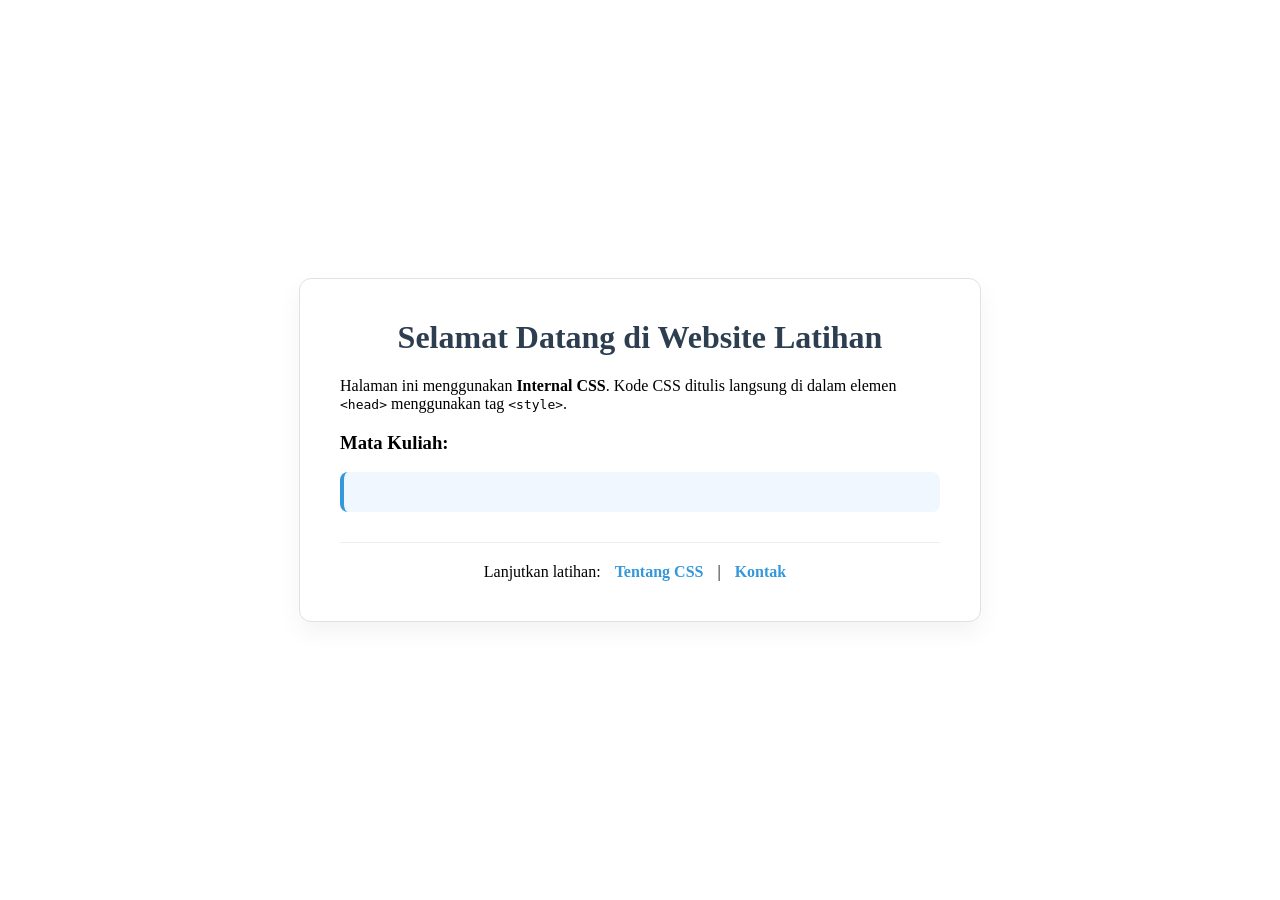
<file: Praktikum Web-Desain-Modul-2-3/index.html>
<!DOCTYPE html>
<html lang="id">
<head>
    <meta charset="UTF-8">
    <title>Latihan Dasar - Modul 2 & 3</title>
    <link rel="preconnect" href="https://fonts.googleapis.com">
    <link rel="preconnect" href="https://fonts.gstatic.com" crossorigin>
    <link href="https://fonts.googleapis.com/css2?family=Inter:wght@400;600;700&display=swap" rel="stylesheet">

    <!-- BAGIAN INTERNAL STYLE SHEET -->
    <style>
        :root {
            --primary-color: #3498db;
            --secondary-color: #2c3e50;
            --bg-color: #f8f9fa;
        }

        /* TODO 2: Lengkapi properti CSS agar background halaman berwarna #f4f4f4 dan font menggunakan 'Inter' atau Arial */
        body {
            /* property: value; */
            margin: 0;
            display: flex;
            align-items: center;
            justify-content: center;
            min-height: 100vh;
        }

        /* TODO 3: Perbaiki selector di bawah ini. Berdasarkan Modul 3.3.4, class harus diawali dengan titik (.) */
        .container {
            width: 90%;
            max-width: 600px;
            padding: 40px;
            background-color: white;
            border-radius: 12px;
            box-shadow: 0 10px 25px rgba(0,0,0,0.05);
            border: 1px solid #dee2e6;
        }

        h1 { 
            color: var(--secondary-color); 
            text-align: center; 
            margin-top: 0;
            font-weight: 700;
        }

        /* TODO 4: Tambahkan aturan agar semua tag <p> memiliki ukuran font 16px dan jarak antar baris (line-height) 1.6 */
        p {
            /* property: value; */
        }

        ul {
            background: #f1f7ff;
            padding: 20px 40px;
            border-radius: 8px;
            border-left: 4px solid var(--primary-color);
        }

        nav {
            margin-top: 30px;
            text-align: center;
            border-top: 1px solid #eee;
            padding-top: 20px;
        }

        nav a {
            color: var(--primary-color);
            text-decoration: none;
            font-weight: 600;
            margin: 0 10px;
        }
    </style>
</head>
    <main class="container">
        <!-- TODO 5: Lengkapi tag heading untuk judul utama (Gunakan <h1> sesuai Modul) -->
        <h1 >Selamat Datang di Website Latihan</h1>

        <p>Halaman ini menggunakan <strong>Internal CSS</strong>. Kode CSS ditulis langsung di dalam elemen <code>&lt;head&gt;</code> menggunakan tag <code>&lt;style&gt;</code>.</p>

        <h3>Mata Kuliah:</h3>
        <!-- TODO 6: Buat Unordered List berisi 3 mata kuliah: Matematika, Fisika Dasar, Informatika -->
        <ul>
            <!-- Lengkapi dengan tag <li> -->
        </ul>

        <nav>
            Lanjutkan latihan: 
            <a href="about.html">Tentang CSS</a> | 
            <a href="contact.html">Kontak</a>
        </nav>
    </main>
</html>
</file>
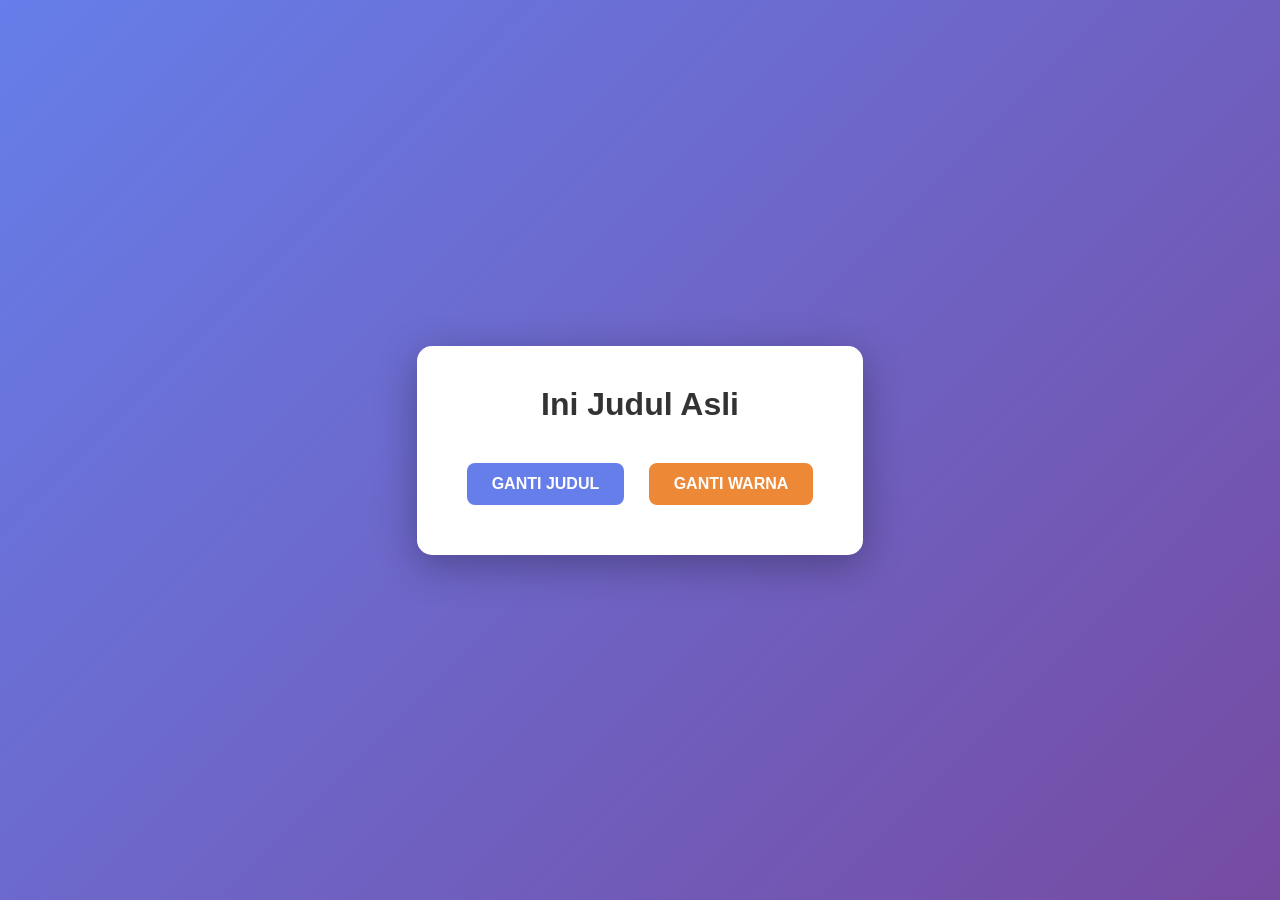
<file: Praktikum Web-Desain-Modul 4/Praktikum/index.html>
<html>
<head>
    <title>Praktikum</title>
    <link rel="stylesheet" href="style.css">
</head>
<body>
    <div class="container">
        <h1 id="judul">Ini Judul Asli</h1>
        
        <button id="tombolGanti" class="btn-primary">Ganti Judul</button>
        <button id="tombolGantiWarna" class="btn-warning">Ganti Warna</button>
    </div>

    <script src="script.js"></script>
</body>
</html>
</file>
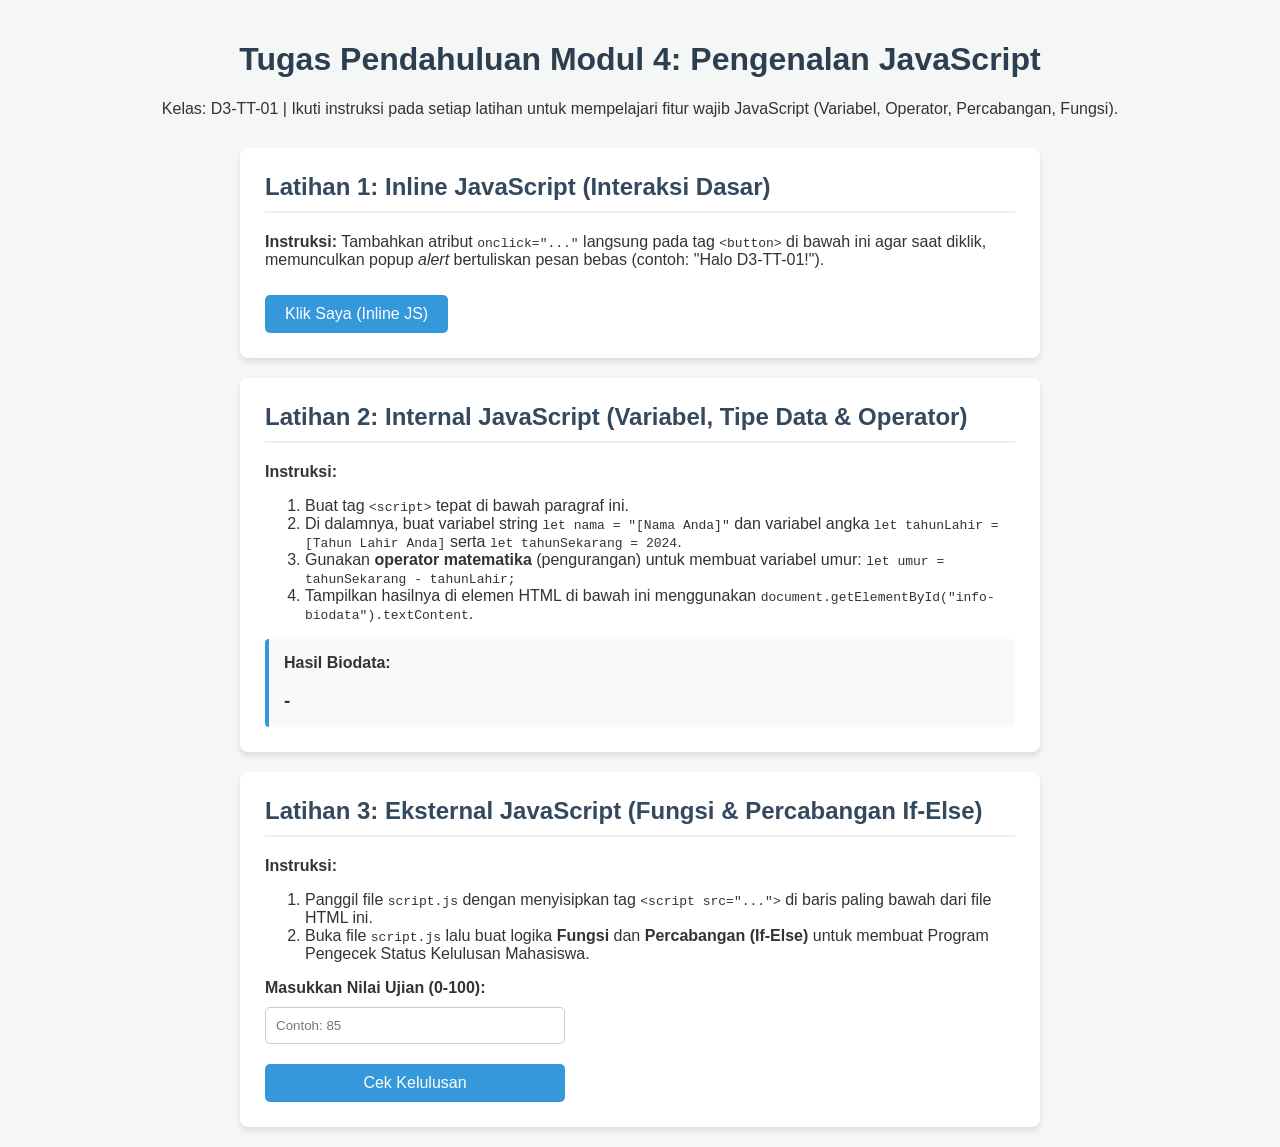
<file: Praktikum Web-Desain-Modul 4/TP-Modul-4/index.html>
<!DOCTYPE html>
<html lang="id">
<head>
    <meta charset="UTF-8">
    <meta name="viewport" content="width=device-width, initial-scale=1.0">
    <title>Tugas Pendahuluan Modul 4 - D3-TT-01</title>
    <link rel="stylesheet" href="style.css">
</head>
<body>
    <header>
        <h1>Tugas Pendahuluan Modul 4: Pengenalan JavaScript</h1>
        <p>Kelas: D3-TT-01 | Ikuti instruksi pada setiap latihan untuk mempelajari fitur wajib JavaScript (Variabel, Operator, Percabangan, Fungsi).</p>
    </header>

    <main>
        <!-- LATIHAN 1: INLINE JAVASCRIPT -->
        <section class="card" id="latihan-1">
            <h2>Latihan 1: Inline JavaScript (Interaksi Dasar)</h2>
            <p><strong>Instruksi:</strong> Tambahkan atribut <code>onclick="..."</code> langsung pada tag <code>&lt;button&gt;</code> di bawah ini agar saat diklik, memunculkan popup <i>alert</i> bertuliskan pesan bebas (contoh: "Halo D3-TT-01!").</p>
            
            <!-- TODO LATIHAN 1: Sisipkan atribut onclick di dalam tag button berikut -->
            <button id="btn-inline">Klik Saya (Inline JS)</button>
        </section>

        <!-- LATIHAN 2: INTERNAL JAVASCRIPT -->
        <section class="card" id="latihan-2">
            <h2>Latihan 2: Internal JavaScript (Variabel, Tipe Data & Operator)</h2>
            <p><strong>Instruksi:</strong></p>
            <ol>
                <li>Buat tag <code>&lt;script&gt;</code> tepat di bawah paragraf ini.</li>
                <li>Di dalamnya, buat variabel string <code>let nama = "[Nama Anda]"</code> dan variabel angka <code>let tahunLahir = [Tahun Lahir Anda]</code> serta <code>let tahunSekarang = 2024</code>.</li>
                <li>Gunakan <strong>operator matematika</strong> (pengurangan) untuk membuat variabel umur: <code>let umur = tahunSekarang - tahunLahir;</code></li>
                <li>Tampilkan hasilnya di elemen HTML di bawah ini menggunakan <code>document.getElementById("info-biodata").textContent</code>.</li>
            </ol>
            
            <div style="background-color: #f8f9fa; padding: 15px; border-left: 4px solid #3498db; border-radius: 4px;">
                <strong>Hasil Biodata:</strong>
                <!-- Hasil dari tulisan JS akan digantikan pada H3 di bawah ini -->
                <h3 id="info-biodata" style="margin-bottom: 0;">-</h3>
            </div>

            <!-- TODO LATIHAN 2: Buat tag <script> di bawah baris ini untuk menulis Internal JS -->
            
        </section>

        <!-- LATIHAN 3: EKSTERNAL JAVASCRIPT -->
        <section class="card" id="latihan-3">
            <h2>Latihan 3: Eksternal JavaScript (Fungsi & Percabangan If-Else)</h2>
            <p><strong>Instruksi:</strong></p>
            <ol>
                <li>Panggil file <code>script.js</code> dengan menyisipkan tag <code>&lt;script src="..."&gt;</code> di baris paling bawah dari file HTML ini.</li>
                <li>Buka file <code>script.js</code> lalu buat logika <strong>Fungsi</strong> dan <strong>Percabangan (If-Else)</strong> untuk membuat Program Pengecek Status Kelulusan Mahasiswa.</li>
            </ol>
            
            <div style="margin-top: 15px; display: flex; flex-direction: column; max-width: 300px; gap: 10px;">
                <label for="input-nilai"><strong>Masukkan Nilai Ujian (0-100):</strong></label>
                <input type="number" id="input-nilai" placeholder="Contoh: 85" style="padding: 10px; border-radius: 5px; border: 1px solid #ccc;">
                <button id="btn-cek">Cek Kelulusan</button>
            </div>
            
            <div id="kotak-hasil" class="hidden" style="margin-top: 15px; padding: 15px; color: white; border-radius: 5px; font-weight: bold; text-align: center;">
                Status: <span id="output-hasil" style="font-size: 1.2rem;">-</span>
            </div>
        </section>
    </main>

    <!-- TODO LATIHAN 3.1: Panggil file script.js menggunakan Eksternal JS (tag script src) di baris bawah ini -->
    
</body>
</html>
</file>
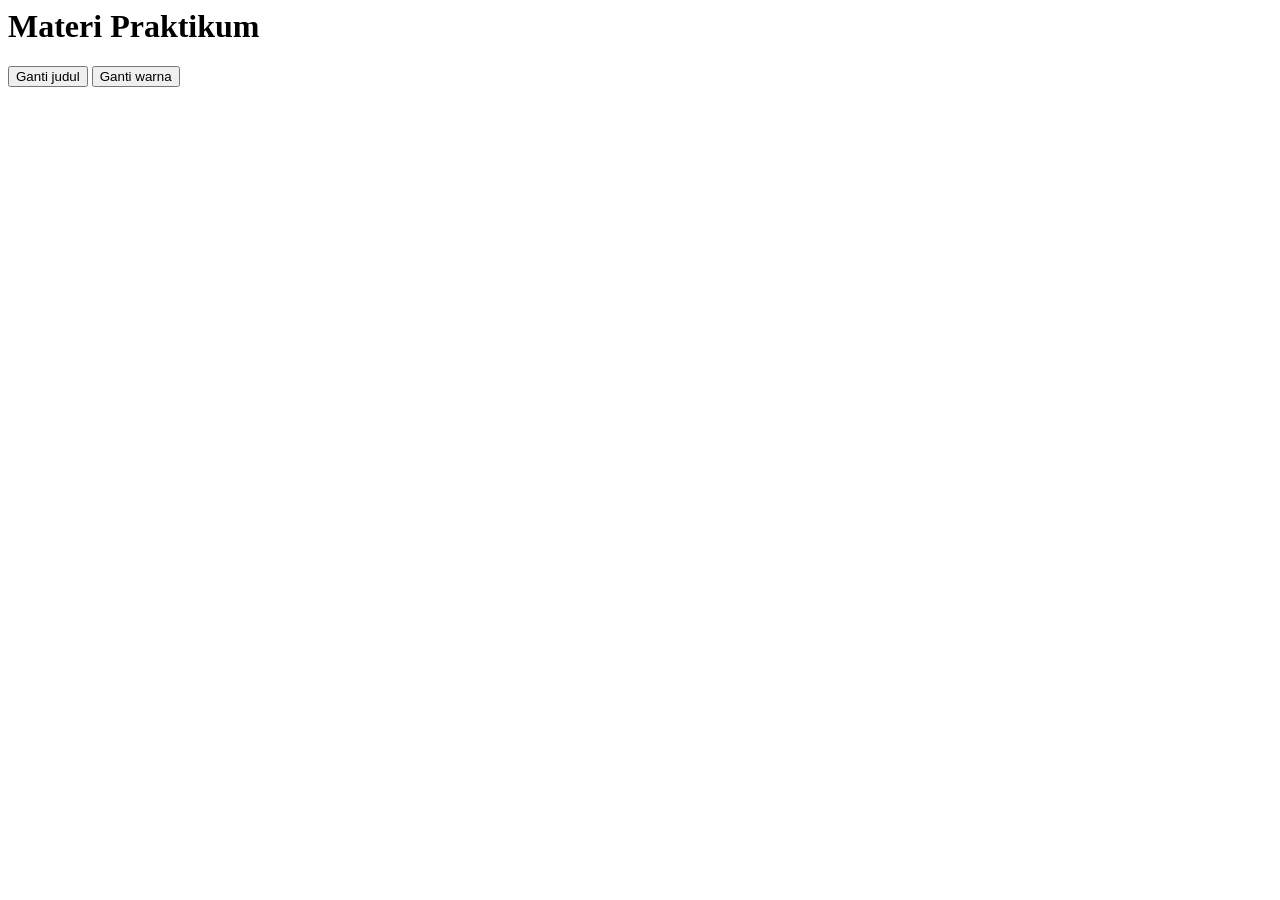
<file: Praktikum Web-Desain-Modul 4/Praktikum/materi praktikum/index.html>
<html>
<head>
    <title>Document</title>
</head>
<body>
    <h1 id="judul">Materi Praktikum</h1>

    <button id="tombolGanti">Ganti judul</button>
    <button id="tombolGantiwarna">Ganti warna</button>
</body>
</html>
</file>
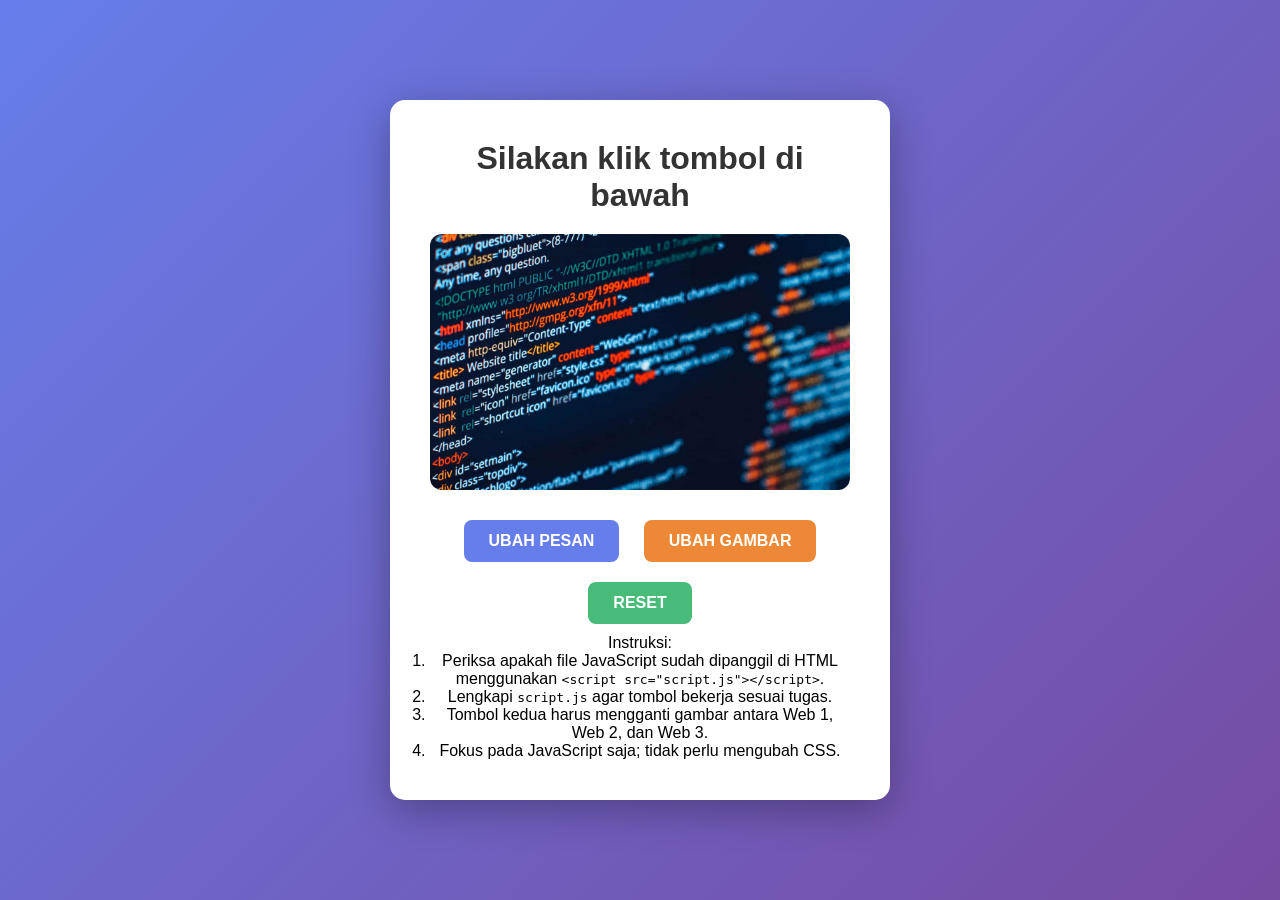
<file: Praktikum Web-Desain-Modul 4/Praktikum/Soal Praktikum/Soal Praktikum opsi 1 (gambar)/index.html>
<html>
<head>
    <title>Soal Praktikum JS</title>
    <link rel="stylesheet" href="style.css">
</head>
<body>
    <div class="container">
        <h1 id="pesan">Silakan klik tombol di bawah</h1>
        <img id="gambar" src="web1.jpg" alt="Gambar Web 1" />

        <button id="tombolUbahPesan" class="btn-primary">Ubah Pesan</button>
        <button id="tombolUbahGambar" class="btn-warning">Ubah Gambar</button>
        <button id="tombolReset" class="btn-success">Reset</button>

        <div class="instructions">
            <p>Instruksi:</p>
            <ol>
                <li>Periksa apakah file JavaScript sudah dipanggil di HTML menggunakan <code>&lt;script src="script.js"&gt;&lt;/script&gt;</code>.</li>
                <li>Lengkapi <code>script.js</code> agar tombol bekerja sesuai tugas.</li>
                <li>Tombol kedua harus mengganti gambar antara Web 1, Web 2, dan Web 3.</li>
                <li>Fokus pada JavaScript saja; tidak perlu mengubah CSS.</li>
            </ol>
        </div>
    </div>

    <!-- panggil file JavaScript di sini -->
    <script ___></script> 
</body>
</html>
</file>
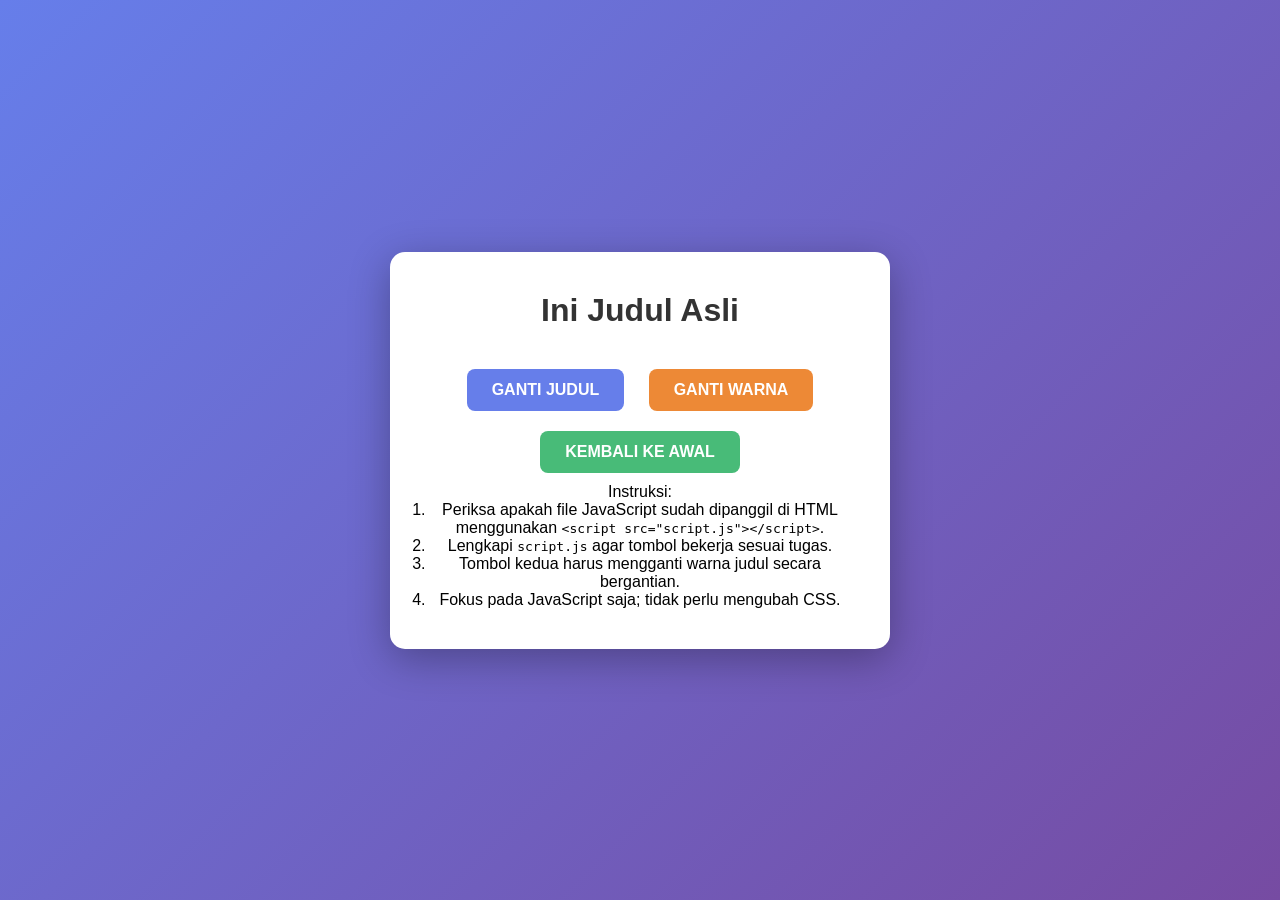
<file: Praktikum Web-Desain-Modul 4/Praktikum/Soal Praktikum/Soal Praktikum opsi 2 (warna)/index.html>
<html>
<head>
    <title>Soal Praktikum JS</title>
    <link rel="stylesheet" href="style.css">
</head>
<body>
    <div class="container">
        <h1 id="judul">Ini Judul Asli</h1>
        
        <button id="tombolGanti" class="btn-primary">Ganti Judul</button>
        <button id="tombolGantiWarna" class="btn-warning">Ganti Warna</button>
        <button id="tombolKembali" class="btn-success">Kembali ke awal</button>

        <div class="instructions">
            <p>Instruksi:</p>
            <ol>
                <li>Periksa apakah file JavaScript sudah dipanggil di HTML menggunakan <code>&lt;script src="script.js"&gt;&lt;/script&gt;</code>.</li>
                <li>Lengkapi <code>script.js</code> agar tombol bekerja sesuai tugas.</li>
                <li>Tombol kedua harus mengganti warna judul secara bergantian.</li>
                <li>Fokus pada JavaScript saja; tidak perlu mengubah CSS.</li>
            </ol>
        </div>
    </div>

    <!-- panggil file JavaScript di sini -->
    <script ___></script> 
</body>
</html>
</file>
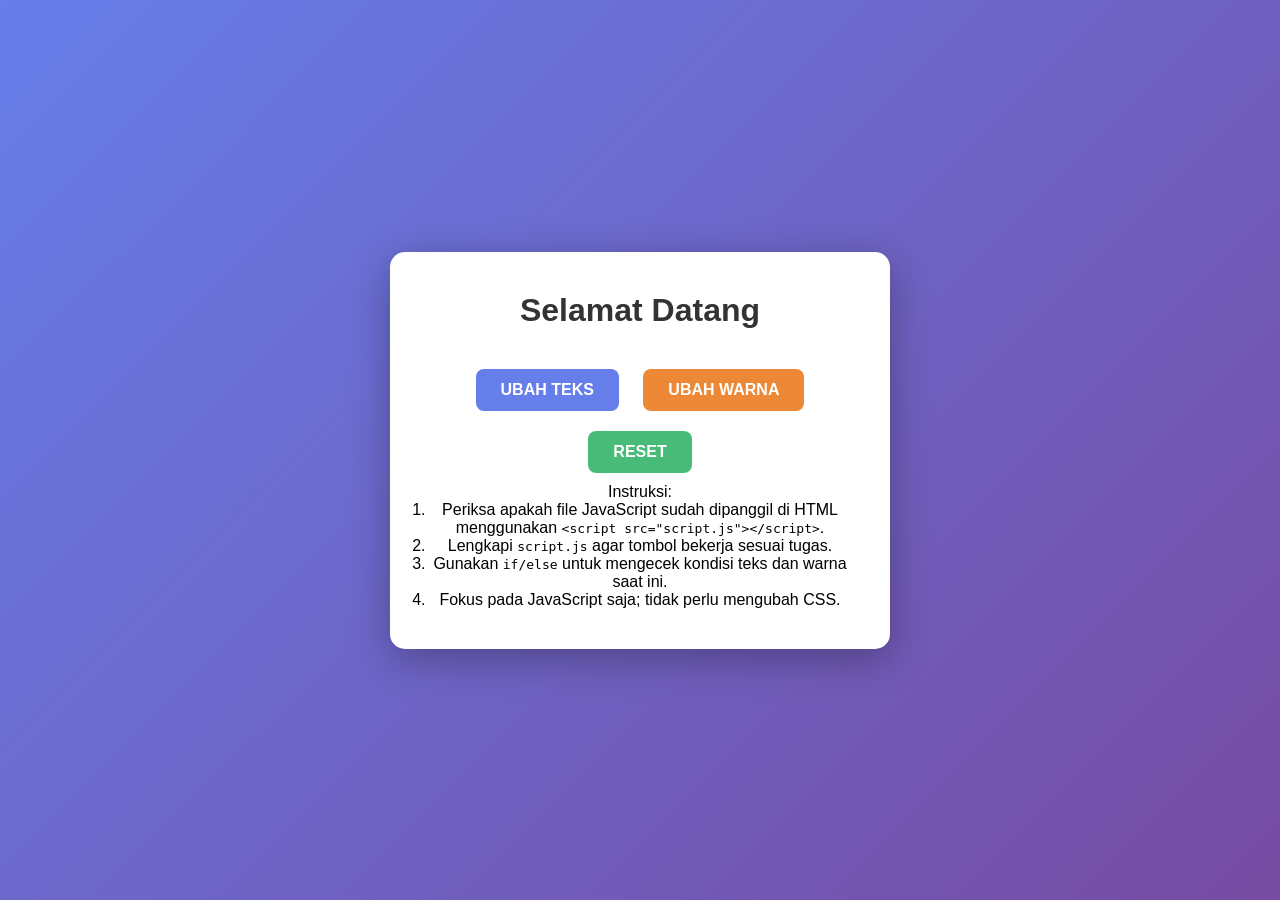
<file: Praktikum Web-Desain-Modul 4/Praktikum/Soal Praktikum/Soal Praktikum opsi 3 (ukuran teks)/index.html>
<html>
<head>
    <title>Soal Praktikum JS</title>
    <link rel="stylesheet" href="style.css">
</head>
<body>
    <div class="container">
        <h1 id="judul">Selamat Datang</h1>

        <button id="tombolUbahTeks" class="btn-primary">Ubah Teks</button>
        <button id="tombolUbahWarna" class="btn-warning">Ubah Warna</button>
        <button id="tombolReset" class="btn-success">Reset</button>

        <div class="instructions">
            <p>Instruksi:</p>
            <ol>
                <li>Periksa apakah file JavaScript sudah dipanggil di HTML menggunakan <code>&lt;script src="script.js"&gt;&lt;/script&gt;</code>.</li>
                <li>Lengkapi <code>script.js</code> agar tombol bekerja sesuai tugas.</li>
                <li>Gunakan <code>if/else</code> untuk mengecek kondisi teks dan warna saat ini.</li>
                <li>Fokus pada JavaScript saja; tidak perlu mengubah CSS.</li>
            </ol>
        </div>
    </div>

    <!-- panggil file JavaScript di sini -->
    <script ___></script> 
</body>
</html>
</file>
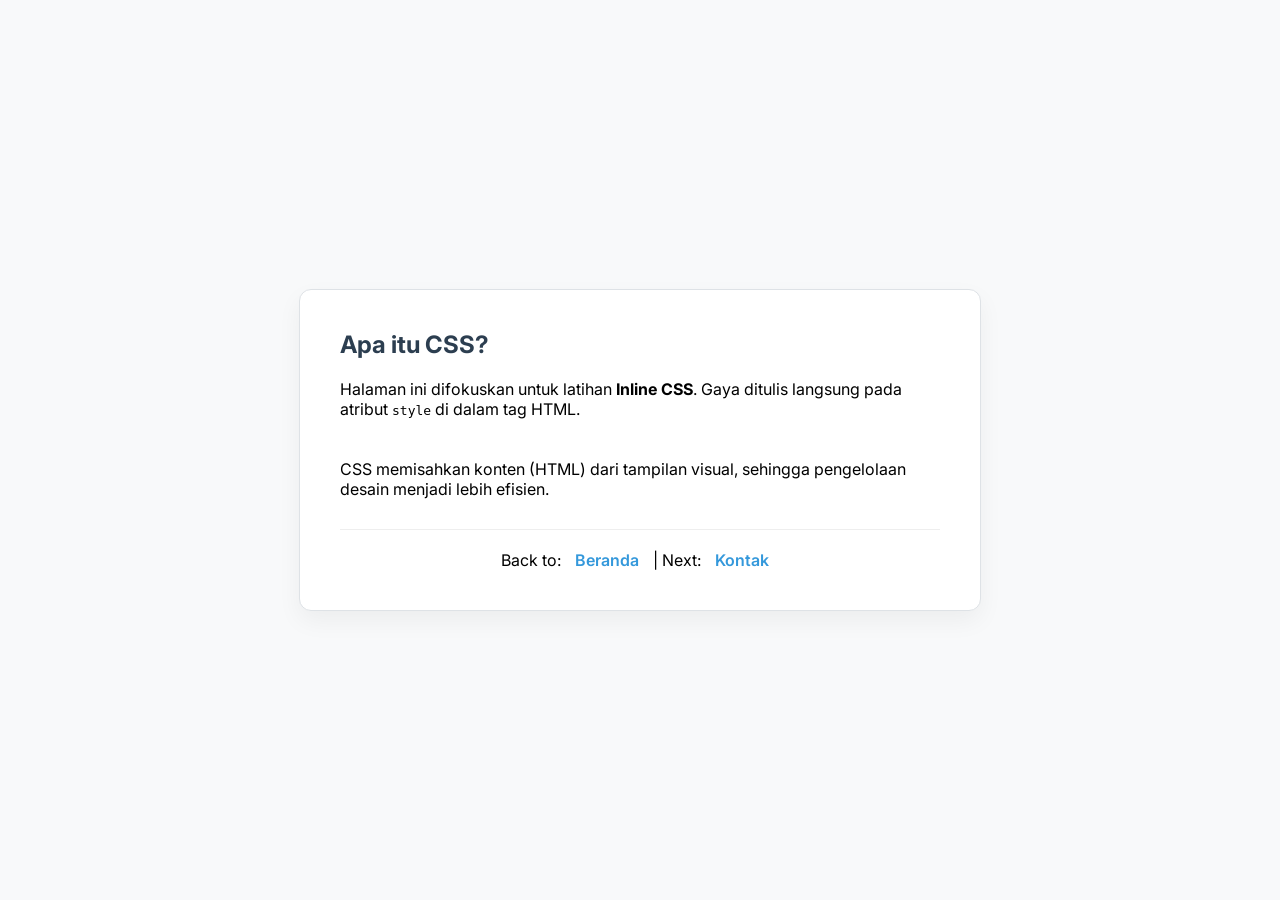
<file: Praktikum Web-Desain-Modul-2-3/about.html>
<!DOCTYPE html>
<html lang="id">
<head>
    <meta charset="UTF-8">
    <title>Tentang Kami - Latihan Inline CSS</title>
    <link rel="preconnect" href="https://fonts.googleapis.com">
    <link rel="preconnect" href="https://fonts.gstatic.com" crossorigin>
    <link href="https://fonts.googleapis.com/css2?family=Inter:wght@400;600;700&display=swap" rel="stylesheet">
    <style>
        body {
            font-family: 'Inter', sans-serif;
            background-color: #f8f9fa;
            margin: 0;
            display: flex;
            align-items: center;
            justify-content: center;
            min-height: 100vh;
        }
        .container {
            width: 90%;
            max-width: 600px;
            padding: 40px;
            background-color: white;
            border-radius: 12px;
            box-shadow: 0 10px 25px rgba(0,0,0,0.05);
            border: 1px solid #dee2e6;
        }
        h2 { color: #2c3e50; margin-top: 0; }
        img { 
            display: block; 
            margin: 20px auto; 
            border-radius: 8px;
            max-width: 100%;
        }
        .nav {
            margin-top: 30px;
            text-align: center;
            border-top: 1px solid #eee;
            padding-top: 20px;
        }
        .nav a {
            color: #3498db;
            text-decoration: none;
            font-weight: 600;
            margin: 0 10px;
        }
    </style>
</head>
<body>
    <main class="container">
        <!-- TODO 1: Tambahkan inline style pada div agar memiliki padding: 20px dan background-color: #e8f4f8 -->
        <div __="">
            <h2>Apa itu CSS?</h2>
            <p>Halaman ini difokuskan untuk latihan <strong>Inline CSS</strong>. Gaya ditulis langsung pada atribut <code>style</code> di dalam tag HTML.</p>

            <!-- TODO 2: Lengkapi atribut src dan alt pada tag <img> (Modul 2.3.8). Gunakan URL: https://via.placeholder.com/300x150 -->
            <img __="__" __="Gambar Ilustrasi CSS">

            <!-- TODO 3: Tambahkan inline style pada paragraf di bawah agar teks berwarna navy dan rata tengah (text-align: center) -->
            <p __="">
                CSS memisahkan konten (HTML) dari tampilan visual, sehingga pengelolaan desain menjadi lebih efisien.
            </p>

            <nav class="nav">
                Back to: <a href="index.html">Beranda</a> | 
                Next: <a href="contact.html">Kontak</a>
            </nav>
        </div>
    </main>
</body>
</html>
</file>
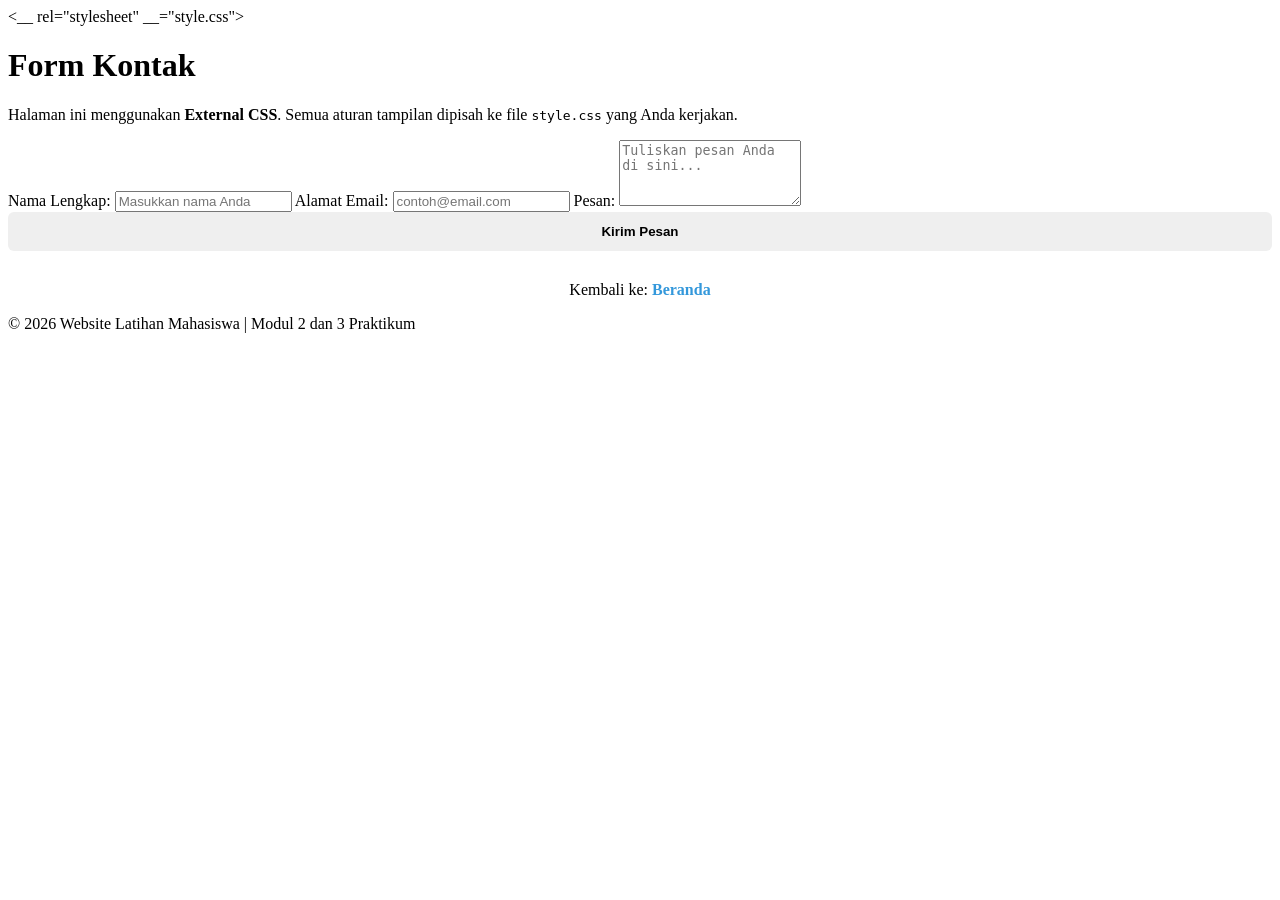
<file: Praktikum Web-Desain-Modul-2-3/contact.html>
<!DOCTYPE html>
<html lang="id">
<head>
    <meta charset="UTF-8">
    <title>Hubungi Kami - Latihan External CSS</title>
    <link rel="preconnect" href="https://fonts.googleapis.com">
    <link rel="preconnect" href="https://fonts.gstatic.com" crossorigin>
    <link href="https://fonts.googleapis.com/css2?family=Inter:wght@400;600;700&display=swap" rel="stylesheet">
    
    <!-- TODO 1: Hubungkan file ini dengan stylesheet eksternal 'style.css' menggunakan tag <link> (Modul 3.3.5) -->
    <__ rel="stylesheet" __="style.css">
</head>
<body>
    <main id="main-wrapper">
        <h1>Form Kontak</h1>
        <p>Halaman ini menggunakan <strong>External CSS</strong>. Semua aturan tampilan dipisah ke file <code>style.css</code> yang Anda kerjakan.</p>

        <!-- TODO 2: Tambahkan atribut class="contact-form" agar sesuai dengan selector di style.css -->
        <form __="">
            <label>Nama Lengkap:</label>
            <input type="text" name="nama" placeholder="Masukkan nama Anda">

            <label>Alamat Email:</label>
            <input type="email" name="email" placeholder="contoh@email.com">

            <label>Pesan:</label>
            <textarea name="pesan" rows="4" placeholder="Tuliskan pesan Anda di sini..."></textarea>

            <!-- TODO 3: Tambahkan inline style pada tombol agar background-color: #27ae60 dan color: white -->
            <input type="submit" value="Kirim Pesan" __="" style="width: 100%; padding: 12px; border: none; border-radius: 6px; cursor: pointer; font-weight: 600;">
        </form>

        <nav style="margin-top: 30px; text-align: center;">
            Kembali ke: <a href="index.html" style="color: #3498db; text-decoration: none; font-weight: 600;">Beranda</a>
        </nav>

        <p class="footer-note">© 2026 Website Latihan Mahasiswa | Modul 2 dan 3 Praktikum</p>
    </main>
</body>
</html>
</file>
<file: Praktikum Web-Desain-Modul 4/Praktikum/style.css>
* {
    margin: 0;
    padding: 0;
    box-sizing: border-box;
}

:root {
    --color-primary: #667eea;
    --color-primary-dark: #5568d3;
    --color-success: #48bb78;
    --color-success-dark: #38a169;
    --color-warning: #ed8936;
    --color-warning-dark: #dd6b20;
    --color-text: #333;
    --shadow-default: 0 10px 40px rgba(0, 0, 0, 0.3);
    --transition: all 0.3s ease;
    --border-radius: 8px;
}

body {
    font-family: 'Segoe UI', Tahoma, Geneva, Verdana, sans-serif;
    background: linear-gradient(135deg, var(--color-primary) 0%, #764ba2 100%);
    min-height: 100vh;
    display: flex;
    justify-content: center;
    align-items: center;
}

.container {
    background: white;
    padding: 40px;
    border-radius: 15px;
    box-shadow: var(--shadow-default);
    text-align: center;
    max-width: 500px;
}

h1 {
    color: var(--color-text);
    margin-bottom: 30px;
    font-size: 2em;
    transition: var(--transition);
}

button {
    padding: 12px 25px;
    margin: 10px;
    font-size: 1em;
    border: none;
    border-radius: var(--border-radius);
    cursor: pointer;
    transition: var(--transition);
    font-weight: 600;
    text-transform: uppercase;
}

button:active {
    transform: translateY(0);
}

/* Button Variants */
.btn-primary {
    background-color: var(--color-primary);
    color: white;
}

.btn-primary:hover {
    background-color: var(--color-primary-dark);
    transform: translateY(-2px);
    box-shadow: 0 5px 15px rgba(102, 126, 234, 0.4);
}

.btn-success {
    background-color: var(--color-success);
    color: white;
}

.btn-success:hover {
    background-color: var(--color-success-dark);
    transform: translateY(-2px);
    box-shadow: 0 5px 15px rgba(72, 187, 120, 0.4);
}

.btn-warning {
    background-color: var(--color-warning);
    color: white;
}

.btn-warning:hover {
    background-color: var(--color-warning-dark);
    transform: translateY(-2px);
    box-shadow: 0 5px 15px rgba(237, 137, 54, 0.4);
}
</file>
<file: Praktikum Web-Desain-Modul 4/TP-Modul-4/style.css>
/* style.css */
body {
    font-family: 'Segoe UI', Tahoma, Geneva, Verdana, sans-serif;
    margin: 0;
    padding: 20px;
    background-color: #f4f7f6;
    color: #333;
    transition: background-color 0.5s;
}

header {
    text-align: center;
    margin-bottom: 30px;
}

header h1 {
    color: #2c3e50;
}

main {
    max-width: 800px;
    margin: 0 auto;
    display: flex;
    flex-direction: column;
    gap: 20px;
}

.card {
    background-color: #ffffff;
    border-radius: 8px;
    padding: 25px;
    box-shadow: 0 4px 6px rgba(0,0,0,0.1);
}

.card h2 {
    margin-top: 0;
    color: #34495e;
    border-bottom: 2px solid #eee;
    padding-bottom: 10px;
}

button {
    background-color: #3498db;
    color: white;
    border: none;
    padding: 10px 20px;
    border-radius: 5px;
    cursor: pointer;
    font-size: 16px;
    margin-top: 10px;
    transition: background-color 0.3s;
}

button:hover {
    background-color: #2980b9;
}

ul {
    background-color: #ecf0f1;
    padding: 15px 15px 15px 35px;
    border-radius: 5px;
}

ul li {
    margin-bottom: 5px;
}

#profil-user {
    margin-top: 15px;
    padding: 15px;
    background-color: #e8f4f8;
    border-left: 4px solid #3498db;
    border-radius: 4px;
}

.hidden {
    display: none;
}
</file>
<file: Praktikum Web-Desain-Modul 4/Praktikum/Soal Praktikum/Soal Praktikum opsi 1 (gambar)/style.css>
* {
    margin: 0;
    padding: 0;
    box-sizing: border-box;
}

:root {
    --color-primary: #667eea;
    --color-primary-dark: #5568d3;
    --color-success: #48bb78;
    --color-success-dark: #38a169;
    --color-warning: #ed8936;
    --color-warning-dark: #dd6b20;
    --color-text: #333;
    --shadow-default: 0 10px 40px rgba(0, 0, 0, 0.3);
    --transition: all 0.3s ease;
    --border-radius: 8px;
}

body {
    font-family: 'Segoe UI', Tahoma, Geneva, Verdana, sans-serif;
    background: linear-gradient(135deg, var(--color-primary) 0%, #764ba2 100%);
    min-height: 100vh;
    display: flex;
    justify-content: center;
    align-items: center;
}

.container {
    background: white;
    padding: 40px;
    border-radius: 15px;
    box-shadow: var(--shadow-default);
    text-align: center;
    max-width: 500px;
}

h1 {
    color: var(--color-text);
    margin-bottom: 20px;
    font-size: 2em;
    transition: var(--transition);
}

#gambar {
    width: 100%;
    max-width: 420px;
    height: auto;
    display: block;
    margin: 0 auto 20px;
    border-radius: 12px;
}

button {
    padding: 12px 25px;
    margin: 10px;
    font-size: 1em;
    border: none;
    border-radius: var(--border-radius);
    cursor: pointer;
    transition: var(--transition);
    font-weight: 600;
    text-transform: uppercase;
}

button:active {
    transform: translateY(0);
}

/* Button Variants */
.btn-primary {
    background-color: var(--color-primary);
    color: white;
}

.btn-primary:hover {
    background-color: var(--color-primary-dark);
    transform: translateY(-2px);
    box-shadow: 0 5px 15px rgba(102, 126, 234, 0.4);
}

.btn-success {
    background-color: var(--color-success);
    color: white;
}

.btn-success:hover {
    background-color: var(--color-success-dark);
    transform: translateY(-2px);
    box-shadow: 0 5px 15px rgba(72, 187, 120, 0.4);
}

.btn-warning {
    background-color: var(--color-warning);
    color: white;
}

.btn-warning:hover {
    background-color: var(--color-warning-dark);
    transform: translateY(-2px);
    box-shadow: 0 5px 15px rgba(237, 137, 54, 0.4);
}
</file>
<file: Praktikum Web-Desain-Modul 4/Praktikum/Soal Praktikum/Soal Praktikum opsi 2 (warna)/style.css>
* {
    margin: 0;
    padding: 0;
    box-sizing: border-box;
}

:root {
    --color-primary: #667eea;
    --color-primary-dark: #5568d3;
    --color-success: #48bb78;
    --color-success-dark: #38a169;
    --color-warning: #ed8936;
    --color-warning-dark: #dd6b20;
    --color-text: #333;
    --shadow-default: 0 10px 40px rgba(0, 0, 0, 0.3);
    --transition: all 0.3s ease;
    --border-radius: 8px;
}

body {
    font-family: 'Segoe UI', Tahoma, Geneva, Verdana, sans-serif;
    background: linear-gradient(135deg, var(--color-primary) 0%, #764ba2 100%);
    min-height: 100vh;
    display: flex;
    justify-content: center;
    align-items: center;
}

.container {
    background: white;
    padding: 40px;
    border-radius: 15px;
    box-shadow: var(--shadow-default);
    text-align: center;
    max-width: 500px;
}

h1 {
    color: var(--color-text);
    margin-bottom: 30px;
    font-size: 2em;
    transition: var(--transition);
}

button {
    padding: 12px 25px;
    margin: 10px;
    font-size: 1em;
    border: none;
    border-radius: var(--border-radius);
    cursor: pointer;
    transition: var(--transition);
    font-weight: 600;
    text-transform: uppercase;
}

button:active {
    transform: translateY(0);
}

/* Button Variants */
.btn-primary {
    background-color: var(--color-primary);
    color: white;
}

.btn-primary:hover {
    background-color: var(--color-primary-dark);
    transform: translateY(-2px);
    box-shadow: 0 5px 15px rgba(102, 126, 234, 0.4);
}

.btn-success {
    background-color: var(--color-success);
    color: white;
}

.btn-success:hover {
    background-color: var(--color-success-dark);
    transform: translateY(-2px);
    box-shadow: 0 5px 15px rgba(72, 187, 120, 0.4);
}

.btn-warning {
    background-color: var(--color-warning);
    color: white;
}

.btn-warning:hover {
    background-color: var(--color-warning-dark);
    transform: translateY(-2px);
    box-shadow: 0 5px 15px rgba(237, 137, 54, 0.4);
}
</file>
<file: Praktikum Web-Desain-Modul 4/Praktikum/Soal Praktikum/Soal Praktikum opsi 3 (ukuran teks)/style.css>
* {
    margin: 0;
    padding: 0;
    box-sizing: border-box;
}

:root {
    --color-primary: #667eea;
    --color-primary-dark: #5568d3;
    --color-success: #48bb78;
    --color-success-dark: #38a169;
    --color-warning: #ed8936;
    --color-warning-dark: #dd6b20;
    --color-text: #333;
    --shadow-default: 0 10px 40px rgba(0, 0, 0, 0.3);
    --transition: all 0.3s ease;
    --border-radius: 8px;
}

body {
    font-family: 'Segoe UI', Tahoma, Geneva, Verdana, sans-serif;
    background: linear-gradient(135deg, var(--color-primary) 0%, #764ba2 100%);
    min-height: 100vh;
    display: flex;
    justify-content: center;
    align-items: center;
}

.container {
    background: white;
    padding: 40px;
    border-radius: 15px;
    box-shadow: var(--shadow-default);
    text-align: center;
    max-width: 500px;
}

h1 {
    color: var(--color-text);
    margin-bottom: 30px;
    font-size: 2em;
    transition: var(--transition);
}

button {
    padding: 12px 25px;
    margin: 10px;
    font-size: 1em;
    border: none;
    border-radius: var(--border-radius);
    cursor: pointer;
    transition: var(--transition);
    font-weight: 600;
    text-transform: uppercase;
}

button:active {
    transform: translateY(0);
}

/* Button Variants */
.btn-primary {
    background-color: var(--color-primary);
    color: white;
}

.btn-primary:hover {
    background-color: var(--color-primary-dark);
    transform: translateY(-2px);
    box-shadow: 0 5px 15px rgba(102, 126, 234, 0.4);
}

.btn-success {
    background-color: var(--color-success);
    color: white;
}

.btn-success:hover {
    background-color: var(--color-success-dark);
    transform: translateY(-2px);
    box-shadow: 0 5px 15px rgba(72, 187, 120, 0.4);
}

.btn-warning {
    background-color: var(--color-warning);
    color: white;
}

.btn-warning:hover {
    background-color: var(--color-warning-dark);
    transform: translateY(-2px);
    box-shadow: 0 5px 15px rgba(237, 137, 54, 0.4);
}
</file>
